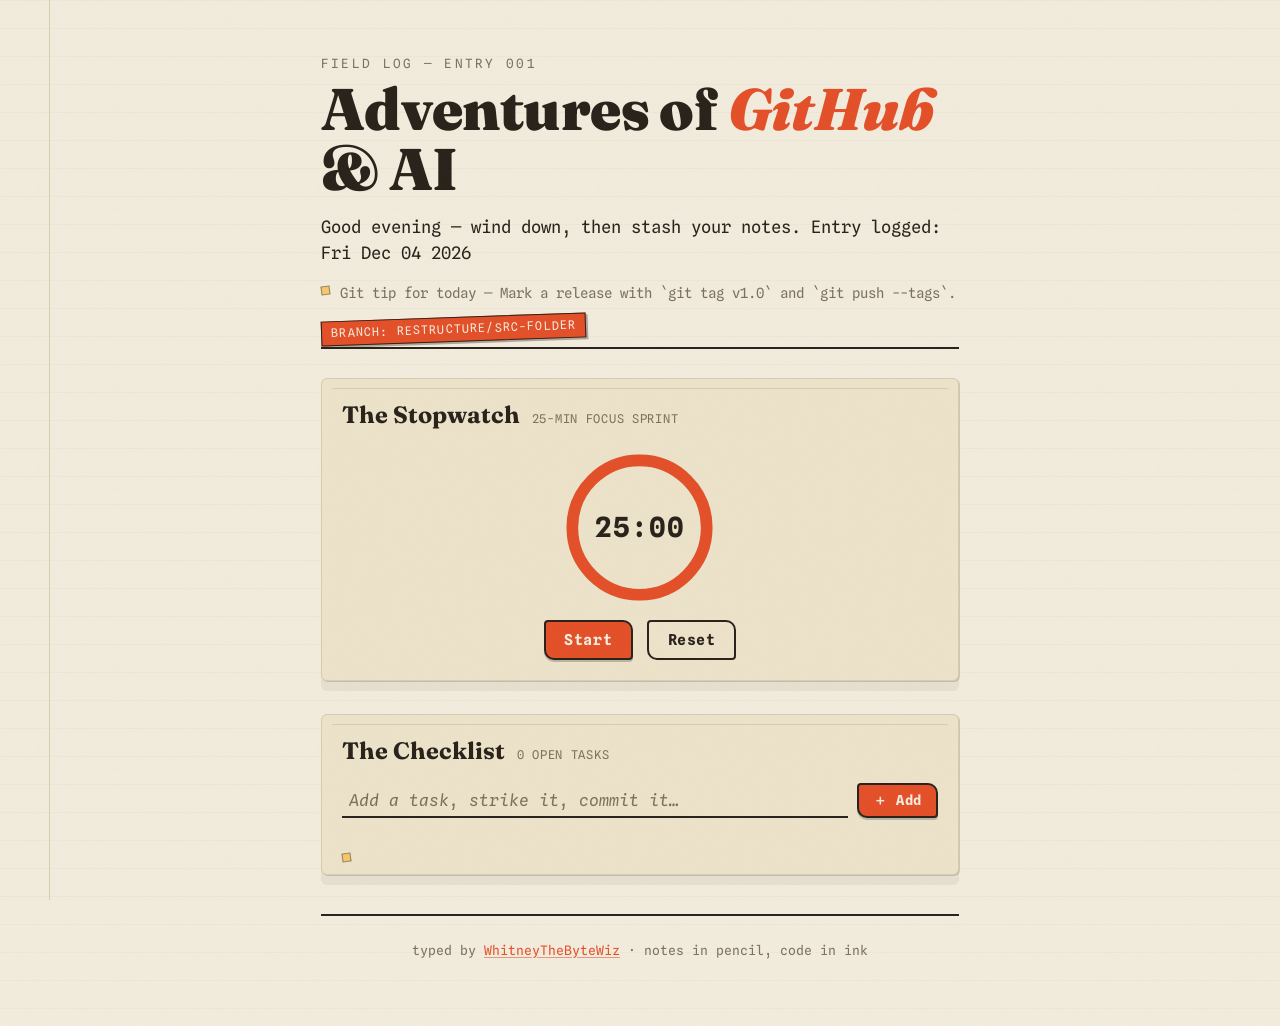
<file: src/index.html>
<!DOCTYPE html>
<html lang="en">
<head>
  <meta charset="UTF-8">
  <meta name="viewport" content="width=device-width, initial-scale=1.0">
  <title>Adventures of GitHub with AI — Field Log</title>
  <link rel="preconnect" href="https://fonts.googleapis.com">
  <link rel="preconnect" href="https://fonts.gstatic.com" crossorigin>
  <link href="https://fonts.googleapis.com/css2?family=Fraunces:opsz,wght@9..144,400;9..144,700;9..144,900&family=Spline+Sans+Mono:wght@400;500;700&display=swap" rel="stylesheet">
  <link rel="stylesheet" href="css/style.css">
</head>
<body>
  <div class="masthead">
    <p class="eyebrow">Field Log — Entry 001</p>
    <h1>Adventures of <span class="accent">GitHub</span> &amp; AI</h1>
    <p class="logline" id="greeting">Logging in…</p>
    <p class="margin-note" id="git-tip"></p>
    <p class="stamp" aria-hidden="true">BRANCH: restructure/src-folder</p>
  </div>

  <main>
    <section class="card stopwatch" aria-labelledby="stopwatch-title">
      <header class="card-label">
        <h2 id="stopwatch-title">The Stopwatch</h2>
        <span class="rule">25-min focus sprint</span>
      </header>

      <div class="dial">
        <svg class="ring" viewBox="0 0 120 120" role="img" aria-label="Time remaining ring">
          <circle class="ring-track" cx="60" cy="60" r="52" />
          <circle class="ring-progress" id="ring-progress" cx="60" cy="60" r="52" />
        </svg>
        <span class="dial-time" id="timer">25:00</span>
      </div>

      <div class="controls">
        <button class="btn primary" id="start" type="button">Start</button>
        <button class="btn ghost" id="reset" type="button">Reset</button>
      </div>
    </section>

    <section class="card checklist" aria-labelledby="checklist-title">
      <header class="card-label">
        <h2 id="checklist-title">The Checklist</h2>
        <span class="rule" id="todo-count">0 open tasks</span>
      </header>

      <form id="todo-form" autocomplete="off">
        <label class="sr-only" for="todo-input">New checklist item</label>
        <input id="todo-input" type="text" placeholder="Add a task, strike it, commit it…" />
        <button class="btn primary small" type="submit" aria-label="Add task">＋ Add</button>
      </form>

      <ul id="todo-list"></ul>
      <p class="margin-note kudos" id="todo-kudos"></p>
    </section>
  </main>

  <footer class="colophon">
    <p>typed by <a href="https://github.com/WhitneyTheByteWiz">WhitneyTheByteWiz</a> · notes in pencil, code in ink</p>
  </footer>

  <script src="js/main.js"></script>
</body>
</html>
</file>
<file: src/css/style.css>
/* ============================================================
   Adventures of GitHub with AI — "The Field Log"
   Warm paper & ink. Logbook, not landing page.
   ============================================================ */

:root {
  /* paper & ink */
  --paper:      #f3ecdd;   /* aged stock */
  --paper-2:    #ece2c9;   /* worn index card */
  --ink:        #2a241d;
  --ink-soft:   #7d7260;
  --rule:       #d8ccae;   /* ruled lines */
  --accent:     #e3512b;   /* vermilion stamp ink */
  --highlighter:#f6c453;   /* yellow felt-tip */
  --check:      #2e7d5b;   /* checked-off green */

  /* paper grain (tiny inline SVG noise) */
  --grain: url("data:image/svg+xml,%3Csvg xmlns='http://www.w3.org/2000/svg' width='140' height='140'%3E%3Cfilter id='n'%3E%3CfeTurbulence type='fractalNoise' baseFrequency='0.9' numOctaves='2'/%3E%3C/filter%3E%3Crect width='140' height='140' filter='url(%23n)' opacity='0.05'/%3E%3C/svg%3E");

  --font-display: "Fraunces", "Times New Roman", serif;
  --font-mono:    "Spline Sans Mono", "Courier New", monospace;

  --ring-c: 2 * 3.14159265 * 52; /* circumference of the stopwatch ring */
}

/* ============ base ============ */
*,
*::before,
*::after { box-sizing: border-box; }

html,
body {
  margin: 0;
  padding: 0;
  min-height: 100%;
  background-color: var(--paper);
  background-image:
    var(--grain),
    linear-gradient(rgba(216, 204, 174, 0.16) 1px, transparent 1px);
  background-size: 140px 140px, 100% 28px;
  color: var(--ink);
  font-family: var(--font-mono);
  font-size: 1.02rem;
  line-height: 1.5;
}

body {
  position: relative;
  max-width: 720px;
  margin: 0 auto;
  padding: clamp(1.5rem, 6vh, 4rem) clamp(1rem, 5vw, 2.5rem) 3rem;
}

body::before {
  /* ruled margin on the left, like a notebook */
  content: "";
  position: fixed;
  top: 0;
  bottom: 0;
  left: clamp(1.25rem, 4vw, 3rem);
  border-left: 1px solid var(--rule);
}

a {
  color: var(--accent);
  text-decoration-color: rgba(227, 81, 43, 0.55);
  text-underline-offset: 0.18em;
}

::selection { background: var(--highlighter); color: var(--ink); }

/* grain overlay above everything */
body::after {
  content: "";
  position: fixed;
  inset: 0;
  background: var(--grain);
  background-size: 140px 140px;
  opacity: 0.08;
  pointer-events: none;
  z-index: 5;
}

/* ============ masthead ============ */
.masthead { padding-bottom: 0.25rem; border-bottom: 2px solid var(--ink); }

.eyebrow {
  margin: 0 0 0.4rem;
  font-size: 0.78rem;
  letter-spacing: 0.18em;
  text-transform: uppercase;
  color: var(--ink-soft);
}

h1 {
  font-family: var(--font-display);
  font-weight: 900;
  font-size: clamp(2.1rem, 7vw, 3.6rem);
  line-height: 1.02;
  letter-spacing: -0.01em;
  margin: 0;
}

.accent {
  position: relative;
  color: var(--accent);
  font-style: italic;
}
.accent::after {
  content: "";
  position: absolute;
  left: 0;
  right: -0.08em;
  bottom: 0.1em;
  height: 0.32em;
  background: var(--highlighter);
  z-index: -1;
  transform: rotate(-1.5deg);
}

.logline {
  margin: 0.9rem 0 0;
  font-size: 1.05rem;
  color: var(--ink);
}

.margin-note {
  margin: 1rem 0 0.5rem;
  font-size: 0.86rem;
  color: var(--ink-soft);
  position: relative;
  padding-left: 1.15rem;
}
.margin-note::before {
  content: "";
  position: absolute;
  left: 0;
  top: 0.28em;
  width: 0.55rem;
  height: 0.55rem;
  border: 1.5px solid var(--ink-soft);
  transform: rotate(-8deg);
  background: var(--highlighter);
  opacity: 0.85;
}

.stamp {
  display: inline-block;
  font-size: 0.72rem;
  letter-spacing: 0.1em;
  text-transform: uppercase;
  color: var(--paper);
  background: var(--accent);
  border: 1px solid var(--ink);
  padding: 0.16rem 0.55rem;
  transform: rotate(-2deg);
  box-shadow: 2px 2px 0 rgba(42, 36, 29, 0.35);
  margin: 0.35rem 0 0.1rem;
}

/* ============ cards ============ */
.card {
  background: var(--paper-2);
  border: 1px solid var(--rule);
  border-radius: 6px;
  padding: 1.1rem 1.25rem 1.25rem;
  margin: 1.75rem 0 2rem;
  position: relative;
  box-shadow:
    1px 1px 0 rgba(42, 36, 29, 0.18),
    0 10px 0 rgba(42, 36, 29, 0.06);
}

.card::before {
  /* ledger rule under the top edge */
  content: "";
  position: absolute;
  top: 0.55rem;
  left: 0.6rem;
  right: 0.6rem;
  border-bottom: 1px solid var(--rule);
  pointer-events: none;
}

.card-label { display: flex; align-items: baseline; gap: 0.7rem; }

.card-label h2 {
  font-family: var(--font-display);
  font-weight: 700;
  font-size: 1.45rem;
  margin: 0;
}

.rule {
  font-size: 0.74rem;
  letter-spacing: 0.06em;
  text-transform: uppercase;
  color: var(--ink-soft);
}

/* ============ stopwatch ============ */
.dial {
  position: relative;
  width: 9.5rem;
  height: 9.5rem;
  margin: 1.1rem auto 0.9rem;
}

.ring { width: 100%; height: 100%; }

.ring-track,
.ring-progress {
  fill: none;
  stroke-width: 9;
}

.ring-track {
  stroke: var(--rule);
  stroke-linecap: round;
}

.ring-progress {
  stroke: var(--accent);
  stroke-linecap: round;
  stroke-dasharray: 327 327;
  transform: rotate(-90deg);
  transform-origin: center;
  transition: stroke-dashoffset 0.45s linear;
}

.dial-time {
  position: absolute;
  inset: 0;
  display: grid;
  place-items: center;
  font-size: 1.7rem;
  font-weight: 700;
  letter-spacing: 0.04em;
  font-variant-numeric: tabular-nums;
  color: var(--ink);
}

/* ============ buttons ============ */
.btn {
  font-family: var(--font-mono);
  font-weight: 700;
  font-size: 0.92rem;
  letter-spacing: 0.04em;
  border: 2px solid var(--ink);
  background: transparent;
  color: var(--ink);
  padding: 0.55rem 1.15rem;
  border-radius: 4px 10px 4px 10px;
  cursor: pointer;
  transition: transform 0.08s, box-shadow 0.15s, background 0.15s;
}

.btn.primary {
  background: var(--accent);
  color: var(--paper);
  border-color: var(--ink);
  box-shadow: 0 2px 0 rgba(42, 36, 29, 0.25);
}
.btn.primary:hover { filter: brightness(1.06); }
.btn.primary.running { background: var(--ink); color: var(--paper); }

.btn.ghost { background: transparent; }
.btn.small { padding: 0.4rem 0.85rem; font-size: 0.84rem; }

.btn:active { transform: translateY(1px) scale(0.98); }

.controls {
  display: flex;
  justify-content: center;
  gap: 0.85rem;
}

/* ============ checklist ============ */
#todo-form {
  display: flex;
  gap: 0.6rem;
  margin: 0.9rem 0 1rem;
}

#todo-input {
  flex: 1;
  font-family: var(--font-mono);
  font-size: 1rem;
  color: var(--ink);
  background: transparent;
  border: none;
  border-bottom: 2px solid var(--ink);
  padding: 0.35rem 0.4rem;
  border-radius: 0;
  outline: none;
}
#todo-input::placeholder { color: var(--ink-soft); font-style: italic; }
#todo-input:focus {
  border-bottom-color: var(--accent);
  box-shadow: 0 2px 0 rgba(227, 81, 43, 0.25);
}

#todo-list {
  list-style: none;
  margin: 0;
  padding: 0.35rem 0;
}

.todo-item {
  display: flex;
  align-items: center;
  gap: 0.7rem;
  line-height: 1.45;
  position: relative;
  animation: ink-in 0.28s ease-out;
}
.todo-item + .todo-item { margin-top: 0.58rem; }

.todo-check {
  width: 1.15rem;
  height: 1.15rem;
  border: 1.5px solid var(--ink);
  background: transparent;
  border-radius: 3px;
  flex: 0 0 auto;
  cursor: pointer;
  transition: background 0.15s, transform 0.08s;
}
.todo-item.done .todo-check {
  background: var(--check);
}
.todo-item.done .todo-check::after {
  content: "\2713";
  position: absolute;
  inset: 0;
  display: grid;
  place-items: center;
  font-size: 0.72rem;
  color: var(--paper);
}

.todo-text { flex: 1; word-break: break-word; }
.todo-item.done .todo-text {
  text-decoration: line-through;
  text-decoration-color: var(--ink-soft);
  color: var(--ink-soft);
}

.todo-del {
  border: none;
  background: transparent;
  color: var(--accent);
  font-size: 1.05rem;
  line-height: 1;
  padding: 0 0.2rem;
  cursor: pointer;
  opacity: 0.55;
}
.todo-item:hover .todo-del,
.todo-del:focus-visible { opacity: 1; }

#todo-count {
  font-size: 0.74rem;
  letter-spacing: 0.06em;
  text-transform: uppercase;
  color: var(--ink-soft);
}

.kudos { margin-top: 0.2rem; }

/* ============ footer ============ */
.colophon {
  text-align: center;
  font-size: 0.8rem;
  color: var(--ink-soft);
  border-top: 2px solid var(--ink);
  margin-top: 2.4rem;
  padding: 0.7rem 0 0.2rem;
}

/* ============ motion ============ */
@media (prefers-reduced-motion: no-preference) {
  .masthead,
  .card,
  .colophon {
    animation: ink-in 0.55s cubic-bezier(0.22, 0.9, 0.3, 1) backwards;
  }
  .checklist { animation-delay: 0.09s; }

  .stamp { animation: stamp-pop 0.34s ease-out 0.45s backwards; }
}

@keyframes ink-in {
  from {
    opacity: 0;
    transform: translateY(14px) rotate(0.6deg);
  }
}

@keyframes stamp-pop {
  from {
    opacity: 0;
    transform: scale(1.6) rotate(-14deg);
  }
}

@media (prefers-reduced-motion: reduce) {
  .card { animation: none; }
  body::after { opacity: 0.03; }
}

/* ============ accessibility ============ */
.sr-only {
  position: absolute;
  width: 1px;
  height: 1px;
  margin: -1px;
  padding: 0;
  overflow: hidden;
  clip: rect(0 0 0 0);
  white-space: nowrap;
}

:focus-visible {
  outline: 2px solid var(--accent);
  outline-offset: 2px;
}

@media (max-width: 520px) {
  body { padding-inline: 1rem; }
  .controls, #todo-form { flex-wrap: wrap; }
  .dial { transform: scale(0.9); }
}
</file>
